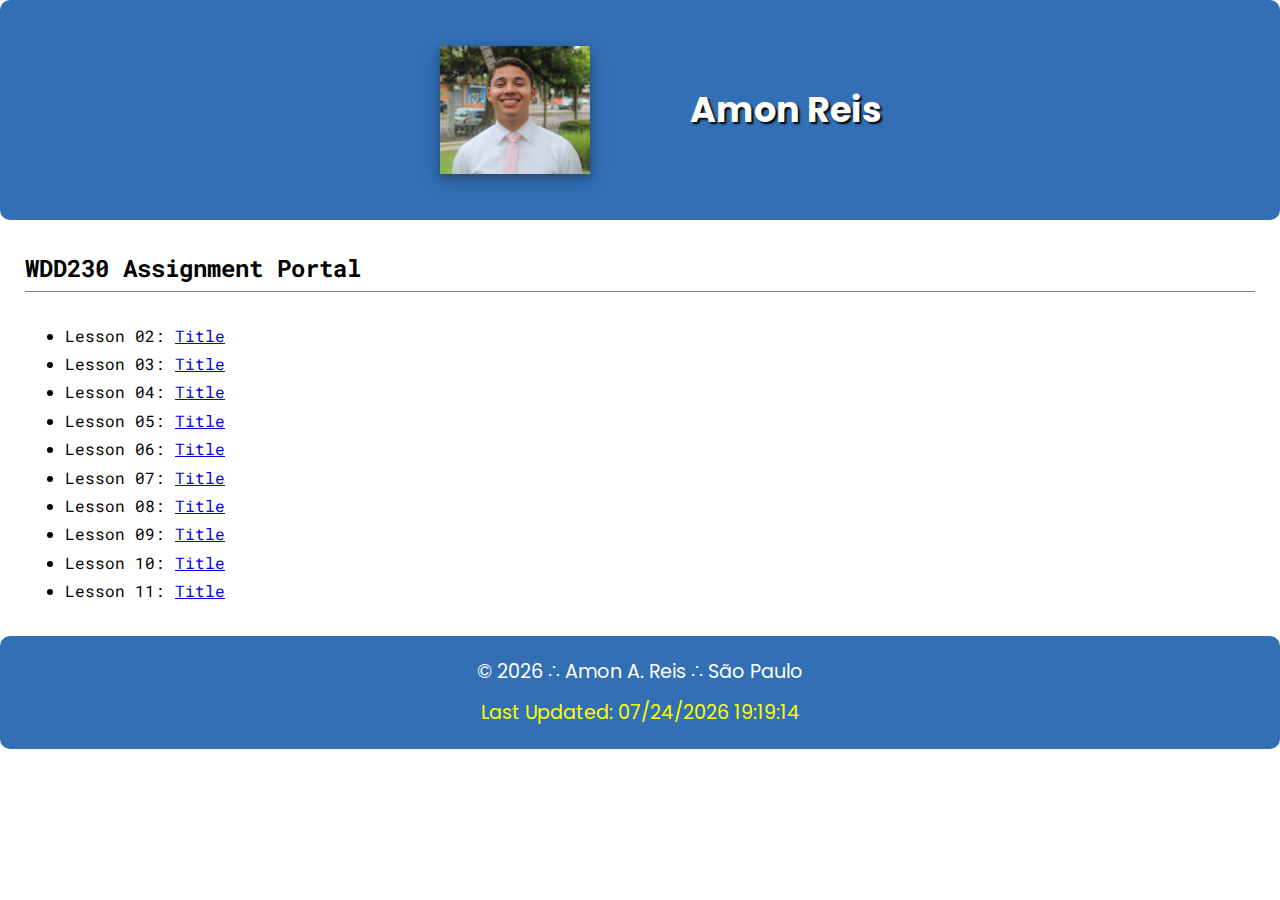
<file: index.html>
<!DOCTYPE html>
<html lang="en">

<head>
  <meta charset="UTF-8">
  <meta name="author" content="Amon Reis">
  <meta name="viewport" content="width=device-width, initial-scale=1.0">
  <meta name="description" content="Assignment portal for Amon Reis in WDD 230: Web Frontend Development I at Brigham Young University - Idaho">
  <link rel="stylesheet" href="styles/normalize.css">
  <link rel="stylesheet" href="styles/small.css">
  <link rel="stylesheet" href="styles/medium.css">
  <title>My WDD230 Assignment Portal</title>
</head>

<body>
  <header>
    <img src="images/me.jpg" alt="Photo of me wearing a white shirt and tie">
    <h1>Amon Reis</h1>
  </header>
  <main>
    <h2>WDD230 Assignment Portal</h2>
    <ul>
      <li>Lesson 02: <a href="lesson2/design-principles.html" target="_blank">Title</a></li>
      <li>Lesson 03: <a href="#" target="_blank">Title</a></li>
      <li>Lesson 04: <a href="#" target="_blank">Title</a></li>
      <li>Lesson 05: <a href="#" target="_blank">Title</a></li>
      <li>Lesson 06: <a href="#" target="_blank">Title</a></li>
      <li>Lesson 07: <a href="#" target="_blank">Title</a></li>
      <li>Lesson 08: <a href="#" target="_blank">Title</a></li>
      <li>Lesson 09: <a href="#" target="_blank">Title</a></li>
      <li>Lesson 10: <a href="#" target="_blank">Title</a></li>
      <li>Lesson 11: <a href="#" target="_blank">Title</a></li>
    </ul>
  </main>
  <footer>
    <p>&copy; <span id="currentdate"></span> &there4; Amon A. Reis &there4; São Paulo</p>
    <p>Last Updated: <span id="lastupdate"></span></p>
  </footer>

  <script src="scripts/script.js"></script>
</body>

</html>
</file>
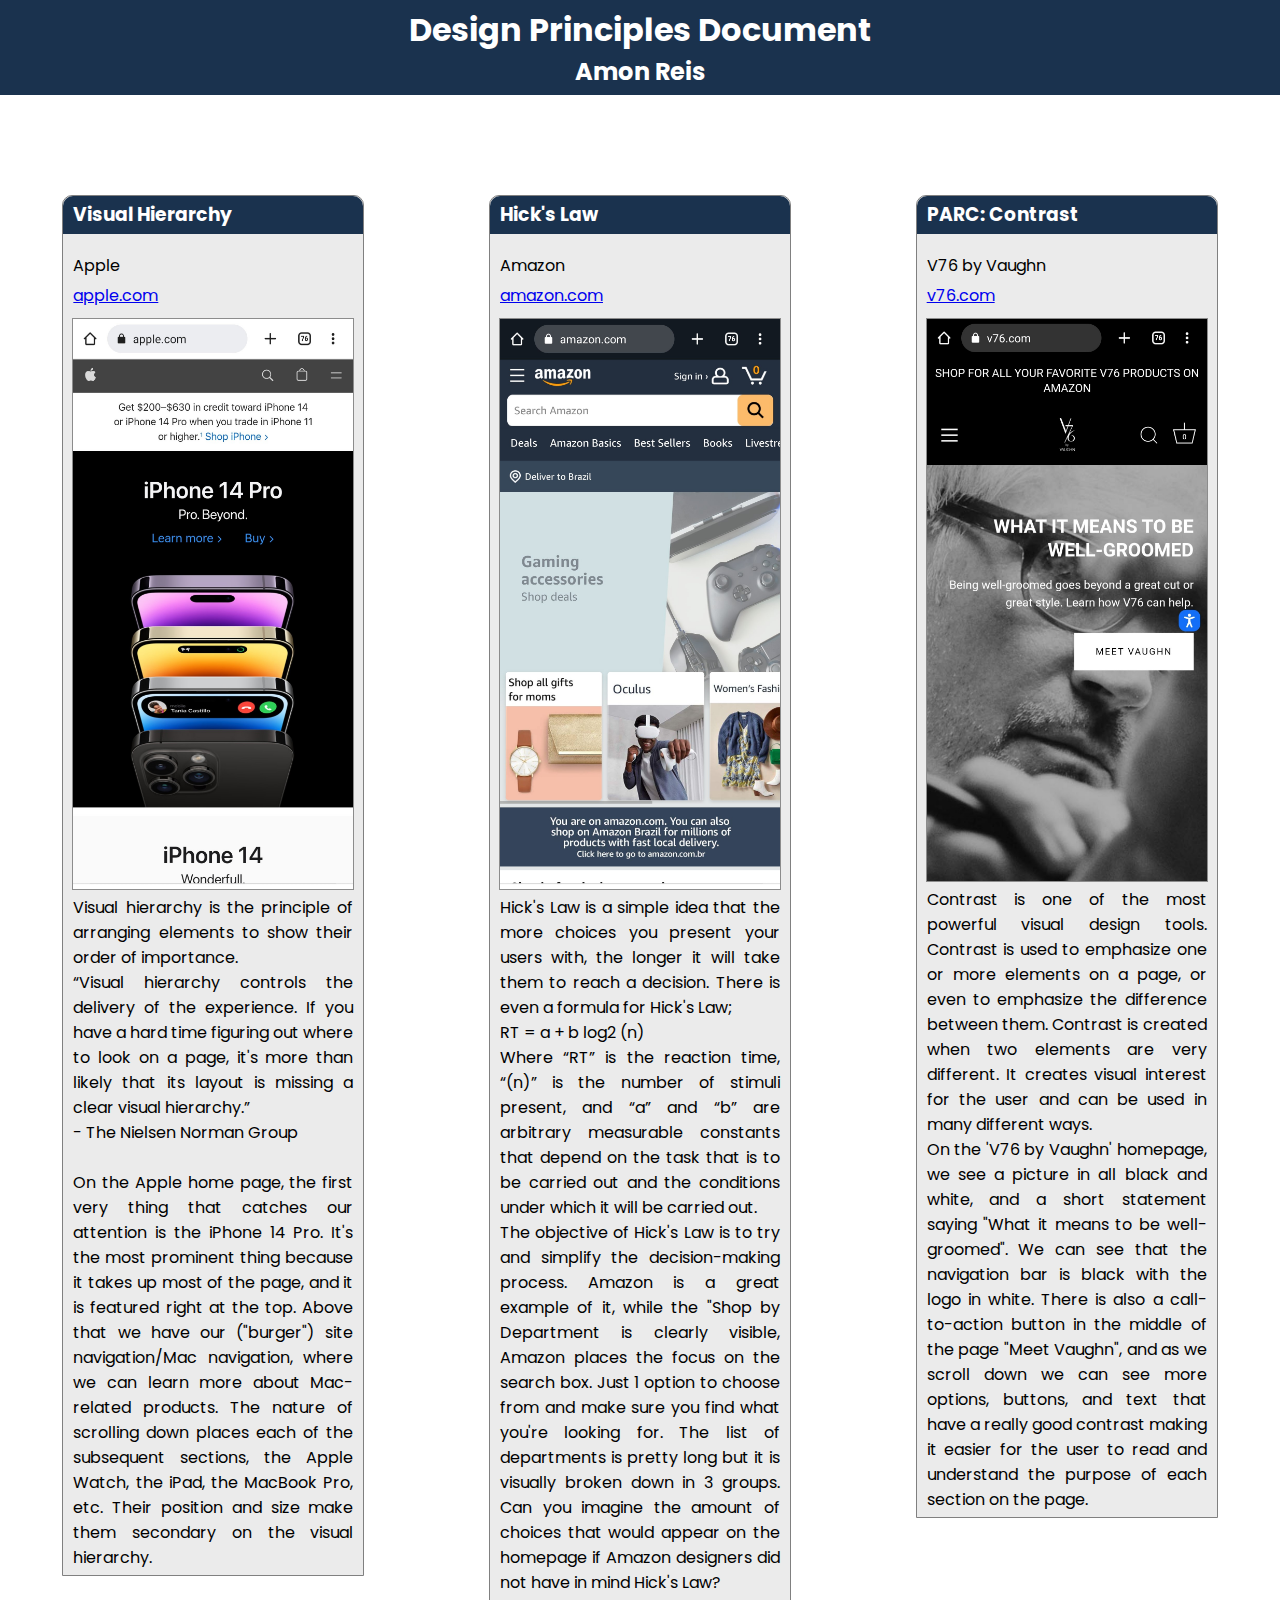
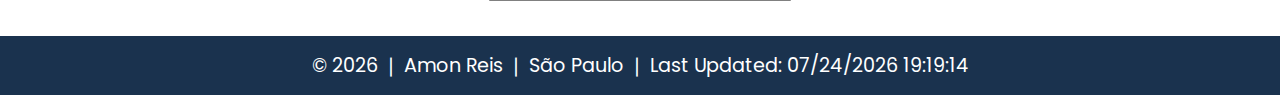
<file: lesson2/design-principles.html>
<!DOCTYPE html>
<html lang="en">
<head>
    <meta charset="UTF-8">
    <meta http-equiv="X-UA-Compatible" content="IE=edge">
    <meta name="viewport" content="width=device-width, initial-scale=1.0">
    <title>Design Principles</title>
    <link rel="stylesheet" href="styles/style.css">
</head>
<body>
    <header>
        <h1>Design Principles Document</h1>
        <h2>Amon Reis</h2>
    </header>

    <main>
        <section>
            <h3>Visual Hierarchy</h3>
            <p class="brand">Apple</p>
            <a href="https://www.apple.com/">apple.com</a>
            <img src="images/apple.jpg" alt="Apple Home Page">
            <p>
                Visual hierarchy is the principle of arranging elements to show their order of importance.<br>
                “Visual hierarchy controls the delivery of the experience. If you have a hard time figuring out 
                where to look on a page, it's more than likely that its layout is missing a clear visual hierarchy.”<br>
                - The Nielsen Norman Group<br><br>
                On the Apple home page, the first very thing that catches our attention is the iPhone 14 Pro. It's the most prominent thing because it takes up most of the page, and it is featured right at the top. Above that we have our ("burger") site navigation/Mac navigation, where we can learn more about Mac-related products.
                The nature of scrolling down places each of the subsequent sections, the Apple Watch, the iPad, the MacBook Pro, etc. Their position and size make them secondary on the visual hierarchy.
            </p>
        </section>

        <section>
            <h3>Hick's Law</h3>
            <p class="brand">Amazon</p>
            <a href="https://www.amazon.com/">amazon.com</a>
            <img src="images/amazon.jpg" alt="Amazon Home Page">
            <p>
                Hick's Law is a simple idea that the more choices you present your users with, the longer it will take them to reach a decision. There is even a formula for Hick's Law;<br>
                RT = a + b log2 (n)<br>
                Where “RT” is the reaction time, “(n)” is the number of stimuli present, and “a” and “b” are arbitrary measurable constants that depend on the task that is to be carried out and the conditions under which it will be carried out.<br>
                The objective of Hick's Law is to try and simplify the decision-making process. Amazon is a great example of it, while the "Shop by Department is clearly visible, Amazon places the focus on the search box. Just 1 option to choose from 
                and make sure you find what you're looking for. The list of departments is pretty long but it is visually broken down in 3 groups. Can you imagine the amount of choices that would appear on the homepage if Amazon designers did not have in mind Hick's Law?
            </p>
        </section>

        <section>
            <h3>PARC: Contrast</h3>
            <p class="brand">V76 by Vaughn</p>
            <a href="https://v76.com/">v76.com</a>
            <img src="images/v76.jpg" alt="V76 by Vaughn Website homepage">
            <p>
                Contrast is one of the most powerful visual design tools. Contrast is used to emphasize one or more elements on a page, or even to emphasize the difference between them. Contrast is created when two elements are very different. It creates visual interest for the user and can be used in many different ways.<br> 
                On the 'V76 by Vaughn' homepage, we see a picture in all black and white, and a short statement saying "What it means to be well-groomed". We can see that the navigation bar is black with the logo in white. There is also a call-to-action button in the middle of the page "Meet Vaughn", and as we scroll down we can see more options, buttons, and text that have a really good contrast making it easier for the user to read and understand the purpose of each section on the page.
            </p>
        </section>
    </main>

    <footer>
        <p>&copy; <span id="currentdate"></span> &#10072; Amon Reis &#10072; São Paulo &#10072; Last Updated: <span id="lastupdate"></span>
    </footer>
      
    <script src="scripts/script.js"></script>
</body>
</html>
</file>
<file: styles/small.css>
@import url('https://fonts.googleapis.com/css2?family=Poppins:wght@300&family=Roboto+Mono&family=Roboto:wght@300&display=swap');


body {
  width: 100%;
  text-align: center;
  margin: 0 auto;
  font-family: Poppins, Roboto, sans-serif;
}

header {
  background-color: #326fb5;
  border-radius: 10px;
  height: 180px;
}

header img {
  width: 100px;
  margin: 25px auto 15px auto;
  box-shadow: 0 4px 8px 0 rgba(0, 0, 0, 0.2), 0 6px 20px 0 rgba(0, 0, 0, 0.19);
}

h1 {
  margin: auto;
  color: white;
  text-shadow: 2px 2px 2px #000;
  font-size: 1.9em;
}

h2, ul {
  font-family: 'Roboto mono', monospace;
  text-align: left;
}

h2 {
  border-bottom: 1px solid #808080;
  margin: 35px 25px 35px 25px;
  padding-bottom: 8px;
}

ul {
  margin: auto 25px auto 25px
}

li {
  margin-bottom: 10px;
}

footer {
  background-color: #326fb5;
  color: #fff;
  font-size: 1em;
  padding: 4px;
  border-radius: 10px;
  margin-top: 35px;
}

p:nth-child(2) {
  color:#ffff00
}
</file>
<file: styles/medium.css>
@media only screen and (min-width: 32.5em) {
    body {
        width: 100%;
    }
    header {
        height: 220px;
        display: grid;
        grid-template-columns: 50% 50%;
    }
    header img {
        width: 150px;
        margin: auto 50px auto auto;

    }
    h1 {
        font-size: 2.2em;
        margin: auto auto auto 50px ;
        
    }
    footer {
        font-size: 1.2em;
        padding: 6px;
    }
}
</file>
<file: lesson2/styles/style.css>
@import url('https://fonts.googleapis.com/css2?family=Poppins:wght@300&family=Roboto:wght@300&display=swap');

body {
    font-family: Poppins, Roboto;
    text-align: center;
    margin: 0 auto;
}

header {
    background-color: #1a324e;
    color: #ffffff;
    padding: 6px;
    
}

h1, h2 {
    margin: 0;
}

section {
    margin: 100px auto auto auto;
    width: 300px;
    border: .5px solid gray;
    background-color: #ebebeb;
}

h3 {
    background-color: #1a324e;
    color: #ffffff;
    margin-top: 0;
    padding: 5px 0 5px 10px;
    padding-top: 4px;
    text-align: left;
}
img {
    width: 280px;
    border: .5px solid #8c8c8c;
    display: block;
    margin: 0 auto;
}

h3, section {
    border-top-right-radius: 10px;
    border-top-left-radius: 10px;
}

p {
    text-align: justify;
    margin: 5px 10px 5px 10px;
}

.brand {
    text-align: left;
    margin-left: 10px;
}

a {
    display: block;
    text-align: left;
    margin-left: 10px;
    margin-bottom: 10px;
}

main {
    display: grid;
    grid-template-columns: 1fr 1fr 1fr;
    
}

footer {
    background-color: #1a324e;
    color: #ffffff;
    font-size: 1.2em;
    padding: 10px;
    margin-top: 35px;
}

footer p {
    text-align: center;
}

/* Small devices (portrait tablets and large phones, 600px and up) */
@media only screen and (min-width: 600px) {

    main {
        grid-template-columns: 1fr;
    }
}
/* Medium devices (landscape tablets, 768px and up) */
@media only screen and (min-width: 768px) {

    main {
        grid-template-columns: 1fr 1fr;
    }
}

/* Large devices (laptops/desktops, 992px and up) */
@media only screen and (min-width: 992px) {

    main {
        grid-template-columns: 1fr 1fr 1fr;
    }
}

/* Extra small devices (phones, 600px and down) */
@media only screen and (max-width: 600px) {

    main {
        grid-template-columns: 1fr;
    }
}
</file>
